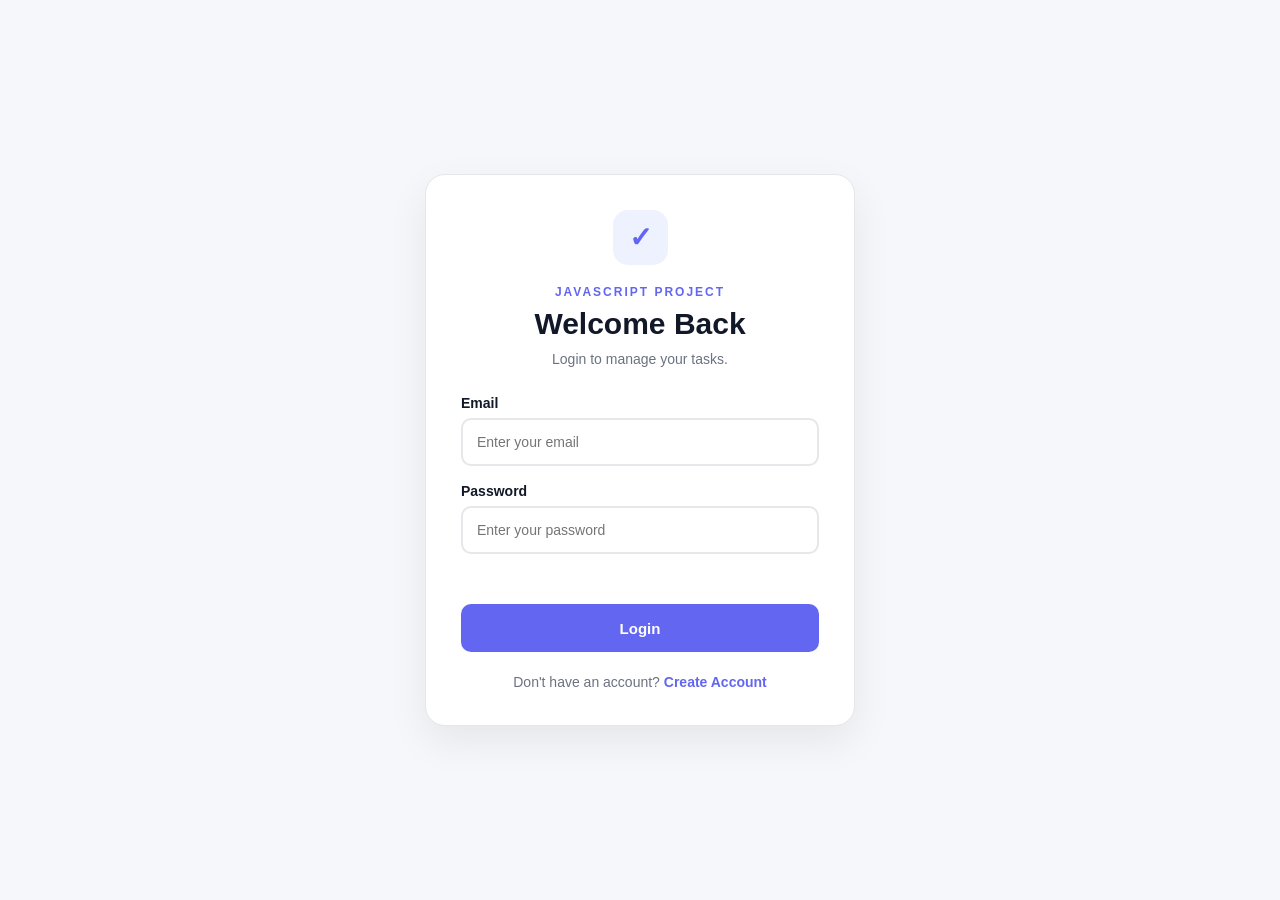
<file: index.html>
<!DOCTYPE html>
<html lang="en">

<head>
    <meta charset="UTF-8">
    <meta name="viewport" content="width=device-width, initial-scale=1.0">

    <title>Todo App | JavaScript</title>

    <link rel="stylesheet" href="style.css">
</head>

<body>

    <main class="app">

        <!-- Header -->
        <div class="header">
            <div>
                <p class="small-title">JAVASCRIPT PROJECT</p>
                <h1>My Todo List</h1>
                <p class="subtitle">Organize your tasks and stay productive.</p>
            </div>

            <div class="task-icon">
                ✓
            </div>
        </div>


        <!-- Add Task -->
        <div class="input-area">

            <input
                type="text"
                id="input"
                placeholder="What needs to be done?"
                autocomplete="off"
            >

            <button id="add" onclick="todo()">
                <span>+</span> Add Task
            </button>

            <button
                style="display: none;"
                id="edit"
                onclick="updateTodo()"
            >
                ✓ Update Task
            </button>

        </div>


        <!-- Search + Delete All -->
        <div class="tools">

            <div class="search-box">
                <span>⌕</span>

                <input
                    type="search"
                    placeholder="Search tasks..."
                    id="search"
                >
            </div>

            <button id="deleteAll" class="delete-all">
                Delete All
            </button>

        </div>


        <!-- Task Heading -->
        <div class="list-header">
            <h2>My Tasks</h2>
            <span id="taskCount">0 tasks</span>
        </div>


        <!-- Todo List -->
        <ul id="display"></ul>


        <!-- Empty State -->
        <div id="emptyState" class="empty-state">
            <div class="empty-icon">✓</div>
            <h3>No tasks yet</h3>
            <p>Add your first task and start being productive.</p>
        </div>

    </main>


    <footer>
        Built with HTML, CSS & JavaScript
    </footer>


    <script src="app.js"></script>

</body>

</html>
</file>
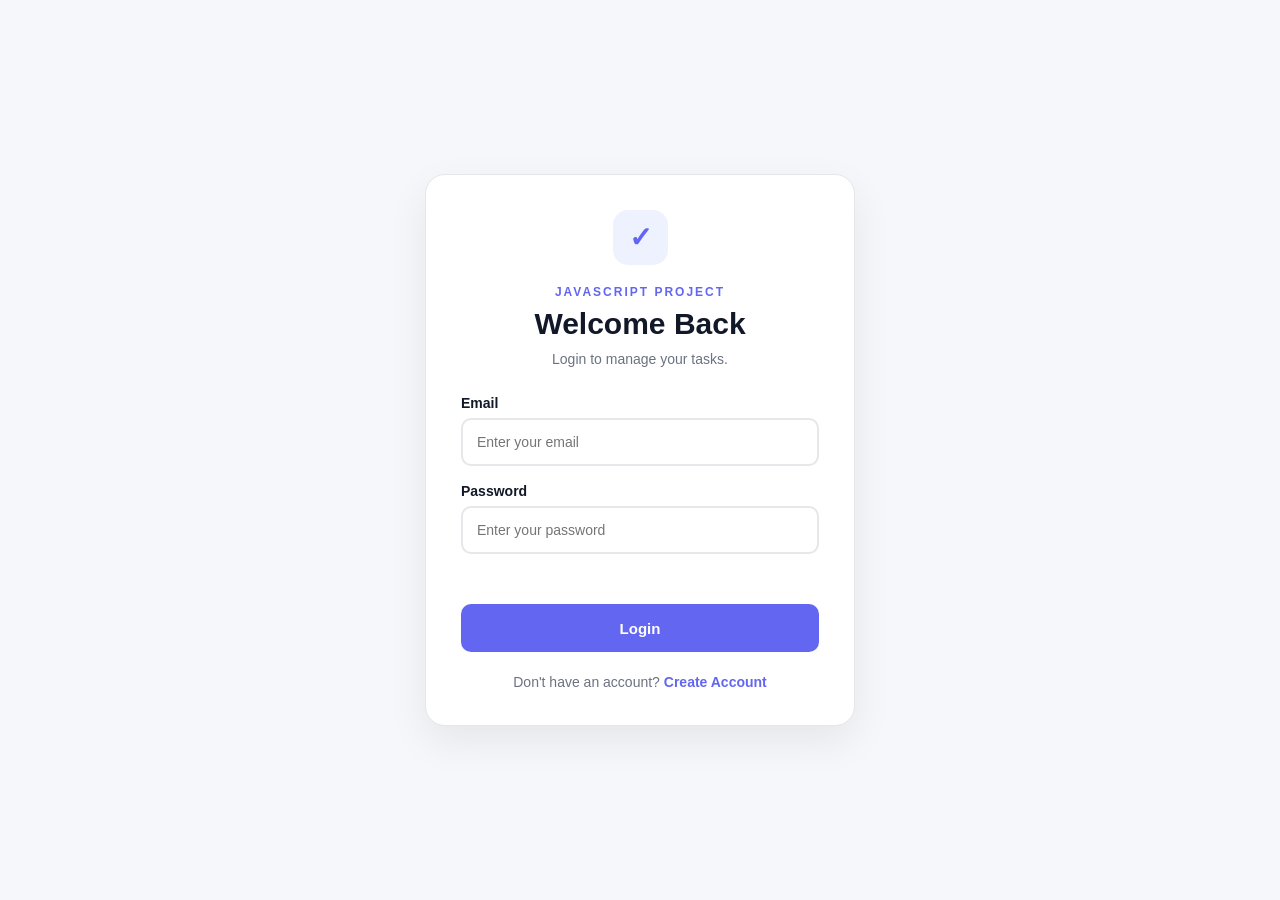
<file: login.html>
<!DOCTYPE html>
<html lang="en">

<head>
    <meta charset="UTF-8">
    <meta name="viewport" content="width=device-width, initial-scale=1.0">

    <title>Login | Todo App</title>

    <link rel="stylesheet" href="login.css">
</head>

<body>

    <main class="auth-container">

        <div class="auth-card">

            <div class="auth-icon">
                ✓
            </div>

            <p class="small-title">JAVASCRIPT PROJECT</p>

            <h1>Welcome Back</h1>

            <p class="subtitle">
                Login to manage your tasks.
            </p>


            <form id="loginForm">

                <div class="input-group">

                    <label>Email</label>

                    <input
                        type="email"
                        id="loginEmail"
                        placeholder="Enter your email"
                    >

                </div>


                <div class="input-group">

                    <label>Password</label>

                    <input
                        type="password"
                        id="loginPassword"
                        placeholder="Enter your password"
                    >

                </div>


                <p id="loginMessage"></p>


                <button type="submit" class="auth-btn">
                    Login
                </button>

            </form>


            <p class="switch-text">

                Don't have an account?

                <a href="register.html">
                    Create Account
                </a>

            </p>

        </div>

    </main>


    <script src="login.js"></script>

</body>

</html>
</file>
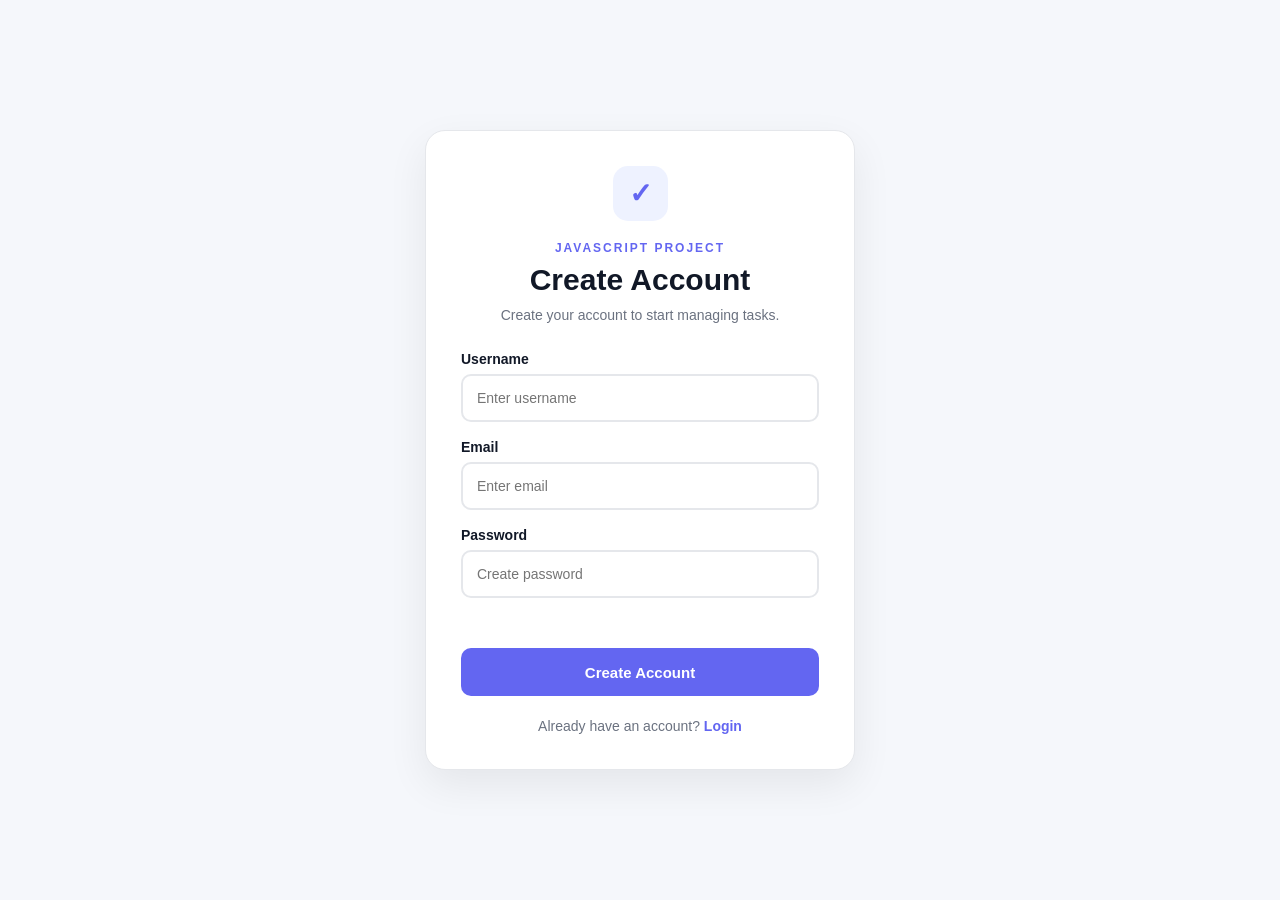
<file: register.html>
<!DOCTYPE html>
<html lang="en">

<head>

    <meta charset="UTF-8">

    <meta
        name="viewport"
        content="width=device-width, initial-scale=1.0"
    >

    <title>Register | Todo App</title>

    <link rel="stylesheet" href="login.css">

</head>

<body>

    <main class="auth-container">

        <div class="auth-card">

            <div class="auth-icon">
                ✓
            </div>

            <p class="small-title">
                JAVASCRIPT PROJECT
            </p>

            <h1>Create Account</h1>

            <p class="subtitle">
                Create your account to start managing tasks.
            </p>


            <form id="registerForm">


                <div class="input-group">

                    <label>Username</label>

                    <input
                        type="text"
                        id="username"
                        placeholder="Enter username"
                    >

                </div>


                <div class="input-group">

                    <label>Email</label>

                    <input
                        type="email"
                        id="registerEmail"
                        placeholder="Enter email"
                    >

                </div>


                <div class="input-group">

                    <label>Password</label>

                    <input
                        type="password"
                        id="registerPassword"
                        placeholder="Create password"
                    >

                </div>


                <p id="registerMessage"></p>


                <button type="submit" class="auth-btn">
                    Create Account
                </button>

            </form>


            <p class="switch-text">

                Already have an account?

                <a href="login.html">
                    Login
                </a>

            </p>

        </div>

    </main>


    <script src="register.js"></script>

</body>

</html>
</file>
<file: style.css>
* {
    margin: 0;
    padding: 0;
    box-sizing: border-box;
}

:root {
    --primary: #6366f1;
    --primary-dark: #4f46e5;
    --danger: #ef4444;
    --text: #111827;
    --muted: #6b7280;
    --border: #e5e7eb;
    --background: #f5f7fb;
    --white: #ffffff;
}

body {
    min-height: 100vh;
    background: var(--background);
    font-family: Arial, Helvetica, sans-serif;
    color: var(--text);

    display: flex;
    flex-direction: column;
    align-items: center;

    padding: 50px 20px;
}


/* ================= APP ================= */

.app {
    width: 100%;
    max-width: 760px;

    background: var(--white);

    border: 1px solid var(--border);
    border-radius: 20px;

    padding: 30px;

    box-shadow: 0 15px 40px rgba(0, 0, 0, 0.07);
}


/* ================= HEADER ================= */

.header {
    display: flex;
    justify-content: space-between;
    align-items: center;

    margin-bottom: 30px;
}

.small-title {
    color: var(--primary);
    font-size: 12px;
    font-weight: bold;
    letter-spacing: 2px;
    margin-bottom: 8px;
}

.header h1 {
    font-size: 34px;
    margin-bottom: 7px;
}

.subtitle {
    color: var(--muted);
    font-size: 14px;
}

.task-icon {
    width: 55px;
    height: 55px;

    background: #eef2ff;
    color: var(--primary);

    border-radius: 15px;

    display: flex;
    align-items: center;
    justify-content: center;

    font-size: 28px;
    font-weight: bold;
}


/* ================= INPUT ================= */

.input-area {
    display: flex;
    gap: 10px;

    margin-bottom: 20px;
}

#input {
    flex: 1;

    height: 48px;

    border: 2px solid var(--border);
    border-radius: 10px;

    padding: 0 15px;

    outline: none;

    font-size: 15px;

    transition: 0.2s;
}

#input:focus {
    border-color: var(--primary);
    box-shadow: 0 0 0 3px #eef2ff;
}

#input::placeholder {
    color: #9ca3af;
}


/* ================= BUTTONS ================= */

#add,
#edit {
    border: none;
    border-radius: 10px;

    padding: 0 20px;

    background: var(--primary);
    color: white;

    font-weight: bold;
    cursor: pointer;

    transition: 0.2s;
}

#add:hover,
#edit:hover {
    background: var(--primary-dark);
    transform: translateY(-1px);
}

#add span {
    font-size: 18px;
}


/* ================= TOOLS ================= */

.tools {
    display: flex;
    justify-content: space-between;
    gap: 12px;

    margin-bottom: 28px;
}

.search-box {
    flex: 1;

    height: 44px;

    display: flex;
    align-items: center;

    background: #f9fafb;

    border: 1px solid var(--border);
    border-radius: 10px;

    padding: 0 12px;
}

.search-box span {
    font-size: 23px;
    color: var(--muted);
}

#search {
    width: 100%;

    border: none;
    outline: none;

    background: transparent;

    padding-left: 8px;

    font-size: 14px;
}

.delete-all {
    border: 1px solid #fecaca;
    background: #fef2f2;
    color: var(--danger);

    border-radius: 10px;

    padding: 0 17px;

    font-weight: bold;

    cursor: pointer;

    transition: 0.2s;
}

.delete-all:hover {
    background: #fee2e2;
}


/* ================= LIST HEADER ================= */

.list-header {
    display: flex;
    justify-content: space-between;
    align-items: center;

    margin-bottom: 12px;
}

.list-header h2 {
    font-size: 18px;
}

#taskCount {
    color: var(--muted);
    font-size: 13px;
}


/* ================= TODO LIST ================= */

#display {
    list-style: none;
}


/* TODO ITEM */

#display li {
    min-height: 62px;

    display: flex;
    align-items: center;
    gap: 10px;

    padding: 10px 12px;

    border: 1px solid var(--border);
    border-radius: 12px;

    margin-bottom: 10px;

    background: #ffffff;

    transition: 0.2s;
}

#display li:hover {
    border-color: #c7d2fe;
    box-shadow: 0 5px 15px rgba(0, 0, 0, 0.05);
}


/* TASK TEXT */

#display li b {
    flex: 1;

    font-size: 15px;

    word-break: break-word;
}


/* ITEM BUTTONS */

#display li button {
    border: none;

    padding: 8px 12px;

    border-radius: 8px;

    cursor: pointer;

    font-size: 13px;
    font-weight: bold;

    transition: 0.2s;
}


/* EDIT */

#display li button:first-of-type {
    background: #eef2ff;
    color: var(--primary);
}

#display li button:first-of-type:hover {
    background: #e0e7ff;
}


/* DELETE */

#display li button:last-of-type {
    background: #fef2f2;
    color: var(--danger);
}

#display li button:last-of-type:hover {
    background: #fee2e2;
}


/* ================= EMPTY STATE ================= */

.empty-state {
    text-align: center;

    padding: 45px 20px;

    border: 2px dashed var(--border);
    border-radius: 14px;

    color: var(--muted);
}

.empty-icon {
    width: 50px;
    height: 50px;

    margin: 0 auto 15px;

    border-radius: 50%;

    background: #eef2ff;
    color: var(--primary);

    display: flex;
    align-items: center;
    justify-content: center;

    font-size: 22px;
    font-weight: bold;
}

.empty-state h3 {
    color: var(--text);
    margin-bottom: 6px;
}

.empty-state p {
    font-size: 13px;
}


/* ================= FOOTER ================= */

footer {
    color: var(--muted);
    font-size: 12px;

    margin-top: 20px;
}


/* ================= TABLET ================= */

@media (max-width: 700px) {

    body {
        padding: 25px 15px;
    }

    .app {
        padding: 22px;
    }

    .header h1 {
        font-size: 28px;
    }

}


/* ================= MOBILE ================= */

@media (max-width: 550px) {

    .input-area {
        flex-direction: column;
    }

    #add,
    #edit {
        height: 46px;
    }

    .tools {
        flex-direction: column;
    }

    .search-box {
        width: 100%;
    }

    .delete-all {
        height: 44px;
    }

    #display li {
        align-items: flex-start;
        flex-wrap: wrap;
    }

    #display li b {
        width: 100%;
        flex: none;
    }

    #display li button {
        flex: 1;
    }

    .task-icon {
        width: 45px;
        height: 45px;
        font-size: 22px;
    }

}
</file>
<file: login.css>
* {
    margin: 0;
    padding: 0;
    box-sizing: border-box;
}


:root {
    --primary: #6366f1;
    --primary-dark: #4f46e5;
    --danger: #ef4444;
    --text: #111827;
    --muted: #6b7280;
    --border: #e5e7eb;
    --background: #f5f7fb;
    --white: #ffffff;
}


body {

    min-height: 100vh;

    background: var(--background);

    font-family: Arial, Helvetica, sans-serif;

    display: flex;

    align-items: center;

    justify-content: center;

    padding: 20px;
}


.auth-container {

    width: 100%;

    max-width: 430px;
}


.auth-card {

    background: var(--white);

    border: 1px solid var(--border);

    border-radius: 20px;

    padding: 35px;

    box-shadow:
        0 15px 40px rgba(0, 0, 0, 0.07);

    text-align: center;
}


.auth-icon {

    width: 55px;
    height: 55px;

    margin: 0 auto 20px;

    border-radius: 15px;

    background: #eef2ff;

    color: var(--primary);

    display: flex;

    align-items: center;

    justify-content: center;

    font-size: 28px;

    font-weight: bold;
}


.small-title {

    color: var(--primary);

    font-size: 12px;

    font-weight: bold;

    letter-spacing: 2px;

    margin-bottom: 8px;
}


.auth-card h1 {

    font-size: 30px;

    margin-bottom: 8px;

    color: var(--text);
}


.subtitle {

    color: var(--muted);

    font-size: 14px;

    line-height: 1.5;

    margin-bottom: 25px;
}


.input-group {

    text-align: left;

    margin-bottom: 17px;
}


.input-group label {

    display: block;

    font-size: 14px;

    font-weight: bold;

    margin-bottom: 7px;

    color: var(--text);
}


.input-group input {

    width: 100%;

    height: 48px;

    border: 2px solid var(--border);

    border-radius: 10px;

    padding: 0 14px;

    font-size: 14px;

    outline: none;

    transition: 0.2s;
}


.input-group input:focus {

    border-color: var(--primary);

    box-shadow: 0 0 0 3px #eef2ff;
}


.auth-btn {

    width: 100%;

    height: 48px;

    border: none;

    border-radius: 10px;

    background: var(--primary);

    color: white;

    font-size: 15px;

    font-weight: bold;

    cursor: pointer;

    transition: 0.2s;

    margin-top: 5px;
}


.auth-btn:hover {

    background: var(--primary-dark);

    transform: translateY(-1px);
}


.switch-text {

    margin-top: 22px;

    color: var(--muted);

    font-size: 14px;
}


.switch-text a {

    color: var(--primary);

    font-weight: bold;

    text-decoration: none;
}


#loginMessage,
#registerMessage {

    font-size: 13px;

    margin-bottom: 10px;

    min-height: 18px;
}


@media (max-width: 500px) {

    .auth-card {

        padding: 25px 20px;

    }

    .auth-card h1 {

        font-size: 26px;

    }

}
</file>
